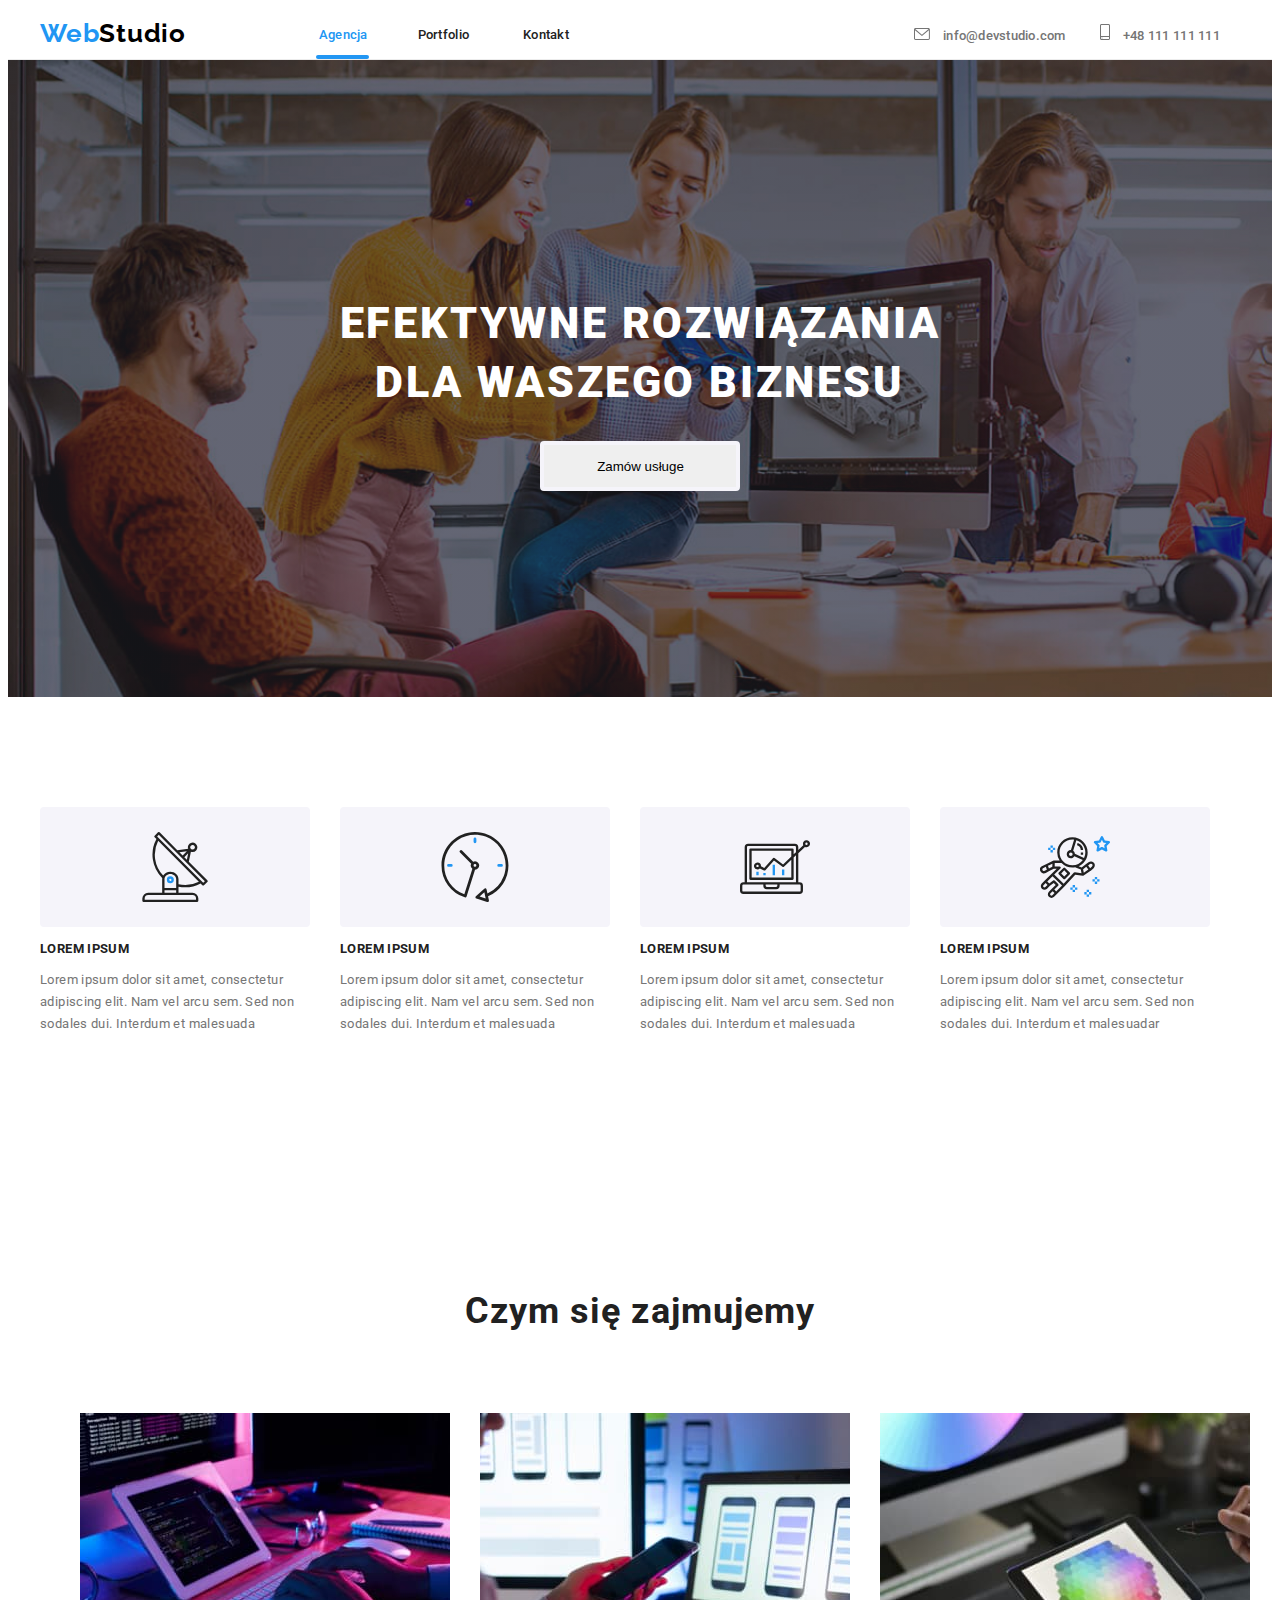
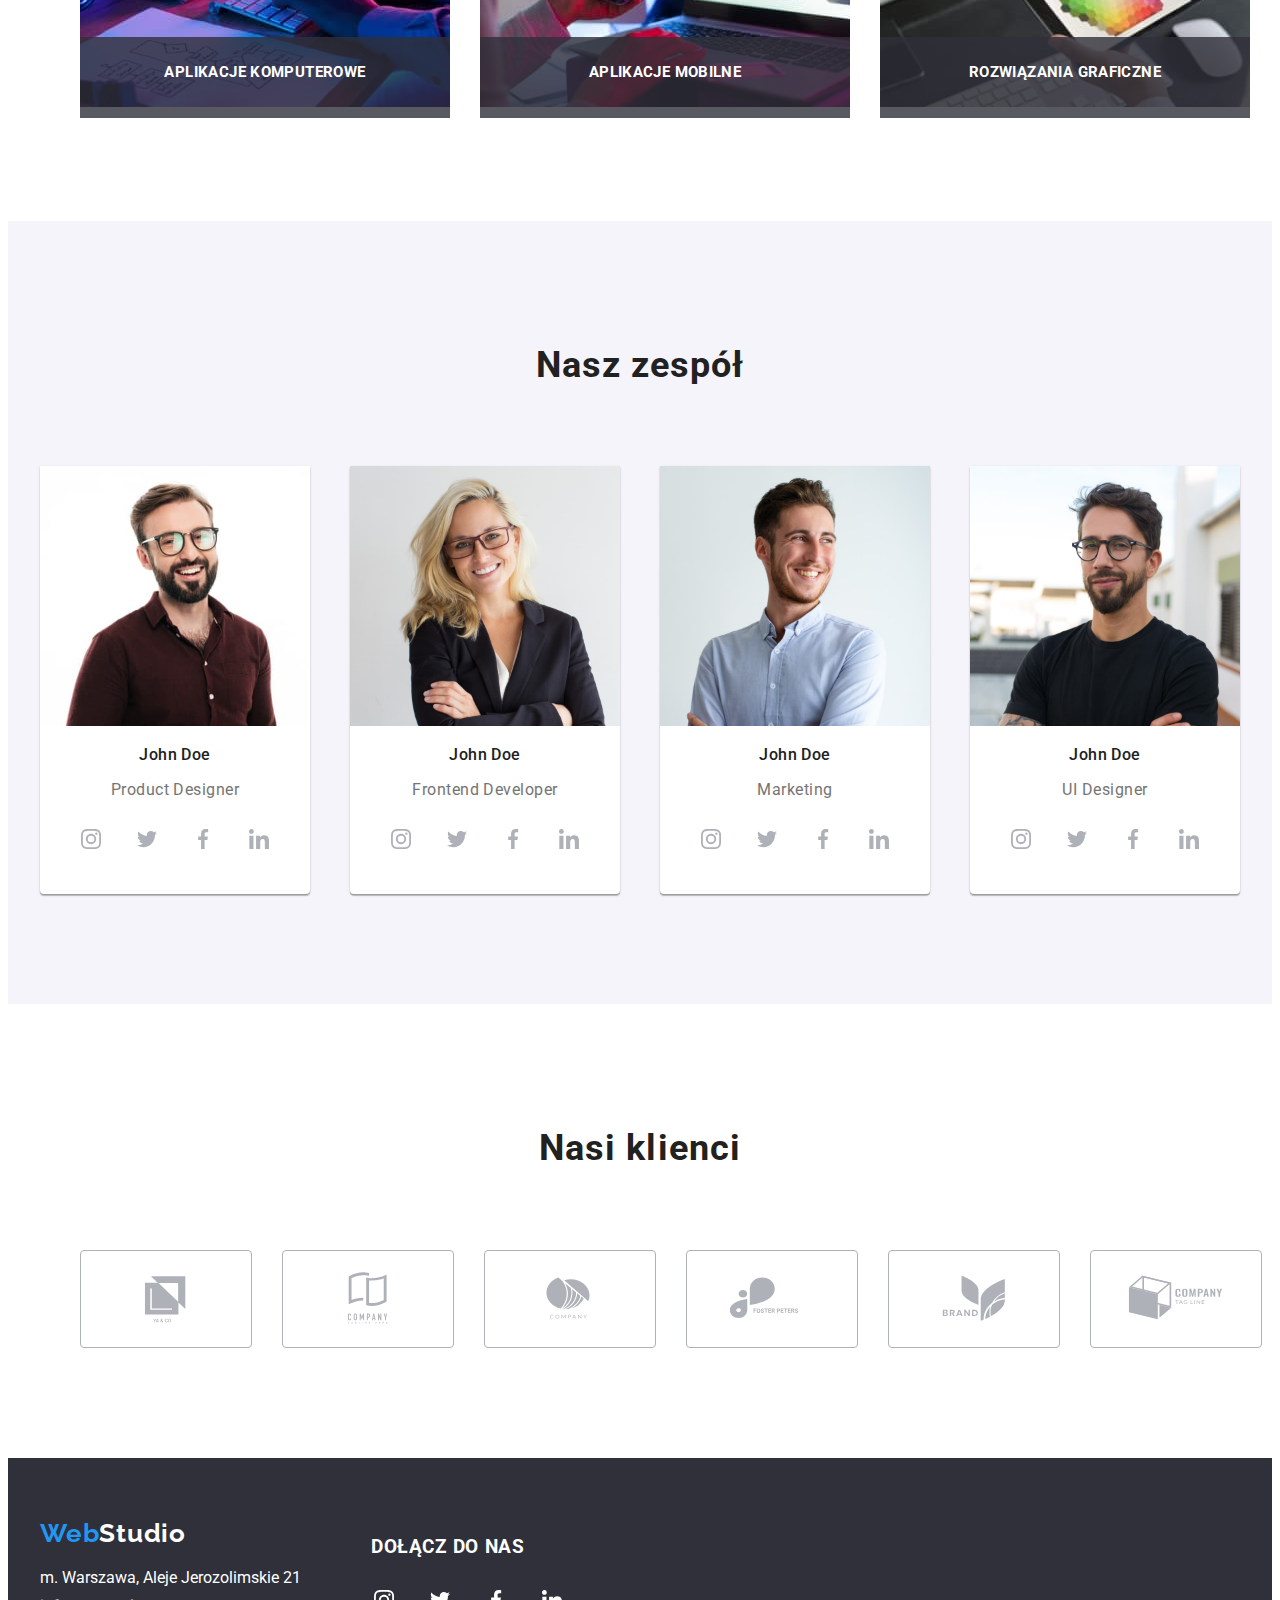
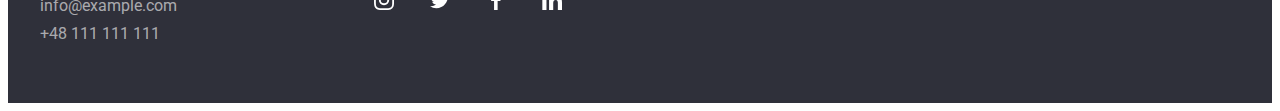
<file: index.html>
<!DOCTYPE html>
<html lang="pl">
  <head>
    <meta charset="UTF-8" />
    <title>WebStudio</title>
    <link rel="preconnect" href="https://fonts.googleapis.com" />
    <link rel="preconnect" href="https://fonts.gstatic.com" crossorigin />
    <link
      href="https://fonts.googleapis.com/css2?family=Raleway:wght@700&family=Roboto:wght@400;500;700;900&display=swap"
      rel="stylesheet" />
    <link
      rel="stylesheet"
      href="https://cdnjs.cloudflare.com/ajax/libs/modern-normalize/1.1.0/modern-normalize.min.css"
      integrity="sha512-wpPYUAdjBVSE4KJnH1VR1HeZfpl1ub8YT/NKx4PuQ5NmX2tKuGu6U/JRp5y+Y8XG2tV+wKQpNHVUX03MfMFn9Q=="
      crossorigin="anonymous"
      referrerpolicy="no-referrer" />
    <link rel="stylesheet" href="./css/styles.css" />
  </head>
  <body>
    <div class="menu-decoration-border">
      <header class="menu-decoration">
        <a class="logo-top" href="/WebStudio"
          ><span class="logo-secondary">Web</span>Studio</a
        >
        <nav class="menu robotofonts">
          <ul class="menu-list">
            <li class="active-page">
              <a class="home-page" href="index.html">Agencja</a>
            </li>
            <li>
              <a class="current-page" href="portfolio.html">Portfolio</a>
            </li>
            <li class="active-underline"></li>
            <li><a class="contact-page" href="/kontakt">Kontakt</a></li>
          </ul>
        </nav>
        <div class="robotofonts">
          <a class="contacts-mail mail-link" href="mailto:info@devstudio.com">
            <svg width="16" height="12">
              <use href="./images/icons.svg#icon-envelope"></use>
            </svg>
            info@devstudio.com</a
          >
          <a class="contacts-phone telephone" href="tel:+48111111111"
            ><svg width="10" height="16">
              <use href="./images/icons.svg#icon-smartphone"></use>
            </svg>
            +48 111 111 111</a
          >
        </div>
      </header>
    </div>
    <main>
      <section class="service button-panel service-button">
        <h1 class="service-phrase">
          EFEKTYWNE ROZWIĄZANIA <br />DLA WASZEGO BIZNESU
        </h1>
        <button data-modal-open type="button">Zamów usługe</button>
      </section>
      <section class="our-strengths section container">
        <ul class="list">
          <li>
            <svg width="270" height="120">
              <rect
                width="270"
                height="120"
                fill="
              rgba(245, 244, 250, 1)"
                rx="4" />
              <use
                x="100"
                y="25"
                height="70"
                width="70"
                href="./images/icons.svg#icon-antenna"></use>
            </svg>
            <h2 class="text-title">LOREM IPSUM</h2>
            <p class="text-description">
              Lorem ipsum dolor sit amet, consectetur adipiscing elit. Nam vel
              arcu sem. Sed non sodales dui. Interdum et malesuada
            </p>
          </li>
          <li>
            <svg width="270" height="120">
              <rect
                width="270"
                height="120"
                fill="
            rgba(245, 244, 250, 1)"
                rx="4" />
              <use
                x="100"
                y="25"
                height="70"
                width="70"
                href="./images/icons.svg#icon-clock"></use>
            </svg>
            <h2 class="text-title">LOREM IPSUM</h2>
            <p class="text-description">
              Lorem ipsum dolor sit amet, consectetur adipiscing elit. Nam vel
              arcu sem. Sed non sodales dui. Interdum et malesuada
            </p>
          </li>
          <li>
            <svg width="270" height="120">
              <rect
                width="270"
                height="120"
                fill="
            rgba(245, 244, 250, 1)"
                rx="4" />
              <use
                x="100"
                y="25"
                height="70"
                width="70"
                href="./images/icons.svg#icon-diagram"></use>
            </svg>
            <h2 class="text-title">LOREM IPSUM</h2>
            <p class="text-description">
              Lorem ipsum dolor sit amet, consectetur adipiscing elit. Nam vel
              arcu sem. Sed non sodales dui. Interdum et malesuada
            </p>
          </li>
          <li>
            <svg width="270" height="120">
              <rect
                width="270"
                height="120"
                fill="
            rgba(245, 244, 250, 1)"
                rx="4" />
              <use
                x="100"
                y="25"
                height="70"
                width="70"
                href="./images/icons.svg#icon-astronaut"></use>
            </svg>
            <h2 class="text-title">LOREM IPSUM</h2>
            <p class="text-description">
              Lorem ipsum dolor sit amet, consectetur adipiscing elit. Nam vel
              arcu sem. Sed non sodales dui. Interdum et malesuadar
            </p>
          </li>
        </ul>
      </section>
      <section class="section container">
        <h2 class="homepage-secondary-title">Czym się zajmujemy</h2>
        <ul class="what-we-do">
          <li>
            <img
              src="images/services/img.jpg"
              alt="kodowanie"
              width="370"
              height="294" />
            <div class="what-we-do-label"><h3>Aplikacje komputerowe</h3></div>
          </li>
          <li>
            <img
              src="images/services/laptop.jpg"
              alt="laptop"
              width="370"
              height="294" />
            <div class="what-we-do-label"><h3>Aplikacje mobilne</h3></div>
          </li>
          <li>
            <img
              src="images/services/tablet.jpg"
              alt="tablet"
              width="370"
              height="294" />
            <div class="what-we-do-label"><h3>Rozwiązania graficzne</h3></div>
          </li>
        </ul>
      </section>
      <section class="our-team-color section">
        <div class="container">
          <h2 class="homepage-secondary-title">Nasz zespół</h2>
          <ul class="our-team list">
            <li>
              <img
                src="images/employees/designer.jpg"
                alt="uśmiechnięty mężczyzna z brodą w okularach"
                width="270"
                height="260" />
              <p class="employee-list">John Doe</p>
              <p class="employee-description">Product Designer</p>
              <ul class="social-media-our-team">
                <li class="icon-social-border">
                  <a href="#">
                    <svg width="44" height="44" class="icon-social">
                      <use
                        href="./images/icons.svg#icon-instagram"
                        x="12"
                        y="12"
                        height="20"
                        width="20"
                        class=""></use></svg
                  ></a>
                </li>
                <li class="icon-social-border">
                  <a href="#">
                    <svg width="44" height="44" class="icon-social">
                      <use
                        href="./images/icons.svg#icon-twitter"
                        x="12"
                        y="12"
                        height="20"
                        width="20"></use></svg
                  ></a>
                </li>
                <li class="icon-social-border">
                  <a href="#">
                    <svg width="44" height="44" class="icon-social">
                      <use
                        href="./images/icons.svg#icon-facebook"
                        x="12"
                        y="12"
                        height="20"
                        width="20"></use></svg
                  ></a>
                </li>
                <li class="icon-social-border">
                  <a href="#">
                    <svg width="44" height="44" class="icon-social">
                      <use
                        href="./images/icons.svg#icon-linkedin"
                        x="12"
                        y="12"
                        height="20"
                        width="20"></use></svg
                  ></a>
                </li>
              </ul>
            </li>
            <li>
              <img
                src="images/employees/developer.jpg"
                alt="uśmiechnięta kobieta w okularach"
                width="270"
                height="260" />
              <p class="employee-list">John Doe</p>
              <p class="employee-description">Frontend Developer</p>
              <ul class="social-media-our-team">
                <li class="icon-social-border">
                  <a href="#">
                    <svg width="44" height="44" class="icon-social">
                      <use
                        href="./images/icons.svg#icon-instagram"
                        x="12"
                        y="12"
                        height="20"
                        width="20"
                        class=""></use></svg
                  ></a>
                </li>
                <li class="icon-social-border">
                  <a href="#">
                    <svg width="44" height="44" class="icon-social">
                      <use
                        href="./images/icons.svg#icon-twitter"
                        x="12"
                        y="12"
                        height="20"
                        width="20"></use></svg
                  ></a>
                </li>
                <li class="icon-social-border">
                  <a href="#">
                    <svg width="44" height="44" class="icon-social">
                      <use
                        href="./images/icons.svg#icon-facebook"
                        x="12"
                        y="12"
                        height="20"
                        width="20"></use></svg
                  ></a>
                </li>
                <li class="icon-social-border">
                  <a href="#">
                    <svg width="44" height="44" class="icon-social">
                      <use
                        href="./images/icons.svg#icon-linkedin"
                        x="12"
                        y="12"
                        height="20"
                        width="20"></use></svg
                  ></a>
                </li>
              </ul>
            </li>
            <li>
              <img
                src="images/employees/marketing.jpg"
                alt="uśmiechnięty mężczyzna"
                width="270"
                height="260" />
              <p class="employee-list">John Doe</p>
              <p class="employee-description">Marketing</p>
              <ul class="social-media-our-team">
                <li class="icon-social-border">
                  <a href="#">
                    <svg width="44" height="44" class="icon-social">
                      <use
                        href="./images/icons.svg#icon-instagram"
                        x="12"
                        y="12"
                        height="20"
                        width="20"
                        class=""></use></svg
                  ></a>
                </li>
                <li class="icon-social-border">
                  <a href="#">
                    <svg width="44" height="44" class="icon-social">
                      <use
                        href="./images/icons.svg#icon-twitter"
                        x="12"
                        y="12"
                        height="20"
                        width="20"></use></svg
                  ></a>
                </li>
                <li class="icon-social-border">
                  <a href="#">
                    <svg width="44" height="44" class="icon-social">
                      <use
                        href="./images/icons.svg#icon-facebook"
                        x="12"
                        y="12"
                        height="20"
                        width="20"></use></svg
                  ></a>
                </li>
                <li class="icon-social-border">
                  <a href="#">
                    <svg width="44" height="44" class="icon-social">
                      <use
                        href="./images/icons.svg#icon-linkedin"
                        x="12"
                        y="12"
                        height="20"
                        width="20"></use></svg
                  ></a>
                </li>
              </ul>
            </li>
            <li>
              <img
                src="images/employees/john.jpg"
                alt="uśmiechnięty mężczyzna w okularach"
                width="270"
                height="260" />
              <p class="employee-list">John Doe</p>
              <p class="employee-description">UI Designer</p>
              <ul class="social-media-our-team">
                <li class="icon-social-border">
                  <a href="#">
                    <svg width="44" height="44" class="icon-social">
                      <use
                        href="./images/icons.svg#icon-instagram"
                        x="12"
                        y="12"
                        height="20"
                        width="20"
                        class=""></use></svg
                  ></a>
                </li>
                <li class="icon-social-border">
                  <a href="#">
                    <svg width="44" height="44" class="icon-social">
                      <use
                        href="./images/icons.svg#icon-twitter"
                        x="12"
                        y="12"
                        height="20"
                        width="20"></use></svg
                  ></a>
                </li>
                <li class="icon-social-border">
                  <a href="#">
                    <svg width="44" height="44" class="icon-social">
                      <use
                        href="./images/icons.svg#icon-facebook"
                        x="12"
                        y="12"
                        height="20"
                        width="20"></use></svg
                  ></a>
                </li>
                <li class="icon-social-border">
                  <a href="#">
                    <svg width="44" height="44" class="icon-social">
                      <use
                        href="./images/icons.svg#icon-linkedin"
                        x="12"
                        y="12"
                        height="20"
                        width="20"></use></svg
                  ></a>
                </li>
              </ul>
            </li>
          </ul>
        </div>
      </section>
      <section class="container section">
        <h2 class="homepage-secondary-title">Nasi klienci</h2>
        <ul class="our-clients">
          <li class="icon-logo-border icon-logo">
            <svg width="170" height="92">
              <use
                href="./images/icons.svg#icon-logo1"
                width="106"
                height="60.04"
                x="32"
                y="17.71"></use>
            </svg>
          </li>
          <li class="icon-logo-border">
            <svg width="170" height="92" class="icon-logo">
              <use
                href="./images/icons.svg#icon-logo2"
                width="106"
                height="60.04"
                x="32"
                y="17.71"></use>
            </svg>
          </li>
          <li class="icon-logo-border">
            <svg width="170" height="92" class="icon-logo">
              <use
                href="./images/icons.svg#icon-logo3"
                width="106"
                height="60.04"
                x="32"
                y="17.71"></use>
            </svg>
          </li>
          <li class="icon-logo-border">
            <svg width="170" height="92" class="icon-logo">
              <use
                href="./images/icons.svg#icon-logo4"
                width="106"
                height="60.04"
                x="32"
                y="17.71"></use>
            </svg>
          </li>
          <li class="icon-logo-border">
            <svg width="170" height="92" class="icon-logo">
              <use
                href="./images/icons.svg#icon-logo5"
                width="106"
                height="60.04"
                x="32"
                y="17.71"></use>
            </svg>
          </li>
          <li class="icon-logo-border">
            <svg width="170" height="92" class="icon-logo">
              <use
                href="./images/icons.svg#icon-logo6"
                width="106"
                height="60.04"
                x="32"
                y="17.71"></use>
            </svg>
          </li>
        </ul>
      </section>
    </main>
    <div class="bottom-information-side-color">
      <footer class="bottom-information bottom-information-social-media">
        <div class="container">
          <div>
            <a class="logo-bottom" href="/WebStudio"
              ><span class="logo-secondary">Web</span>Studio</a
            >
            <address class="bottom-contact">
              m. Warszawa, Aleje Jerozolimskie 21
              <a class="bottom-mail" href="mailto:info@example.com"
                >info@example.com</a
              >
              <a class="bottom-phone" href="tel:+48111111111"
                >+48 111 111 111</a
              >
            </address>
          </div>
          <div>
            <h3 class="tertiary-header">Dołącz do nas</h3>
            <ul class="social-media-bottom-list">
              <li class="icon-social-bottom-border">
                <a href="#">
                  <svg width="44" height="44" class="icon-social-bottom">
                    <use
                      href="./images/icons.svg#icon-instagram"
                      x="12"
                      y="12"
                      height="20"
                      width="20"></use></svg
                ></a>
              </li>
              <li class="icon-social-bottom-border">
                <a href="#">
                  <svg width="44" height="44" class="icon-social-bottom">
                    <use
                      href="./images/icons.svg#icon-twitter"
                      x="12"
                      y="12"
                      height="20"
                      width="20"></use></svg
                ></a>
              </li>
              <li class="icon-social-bottom-border">
                <a href="#">
                  <svg width="44" height="44" class="icon-social-bottom">
                    <use
                      href="./images/icons.svg#icon-facebook"
                      x="12"
                      y="12"
                      height="20"
                      width="20"></use></svg
                ></a>
              </li>
              <li class="icon-social-bottom-border">
                <a>
                  <svg width="44" height="44" class="icon-social-bottom">
                    <use
                      href="./images/icons.svg#icon-linkedin"
                      x="12"
                      y="12"
                      height="20"
                      width="20"></use></svg
                ></a>
              </li>
            </ul>
          </div>
        </div>
      </footer>
    </div>
    <div class="backdrop is-hidden" data-modal>
      <div class="modal">
        <button class="close-button" data-modal-close>&#10005;</button>
      </div>
    </div>
    <script src="./js/modal.js"></script>
  </body>
</html>
</file>
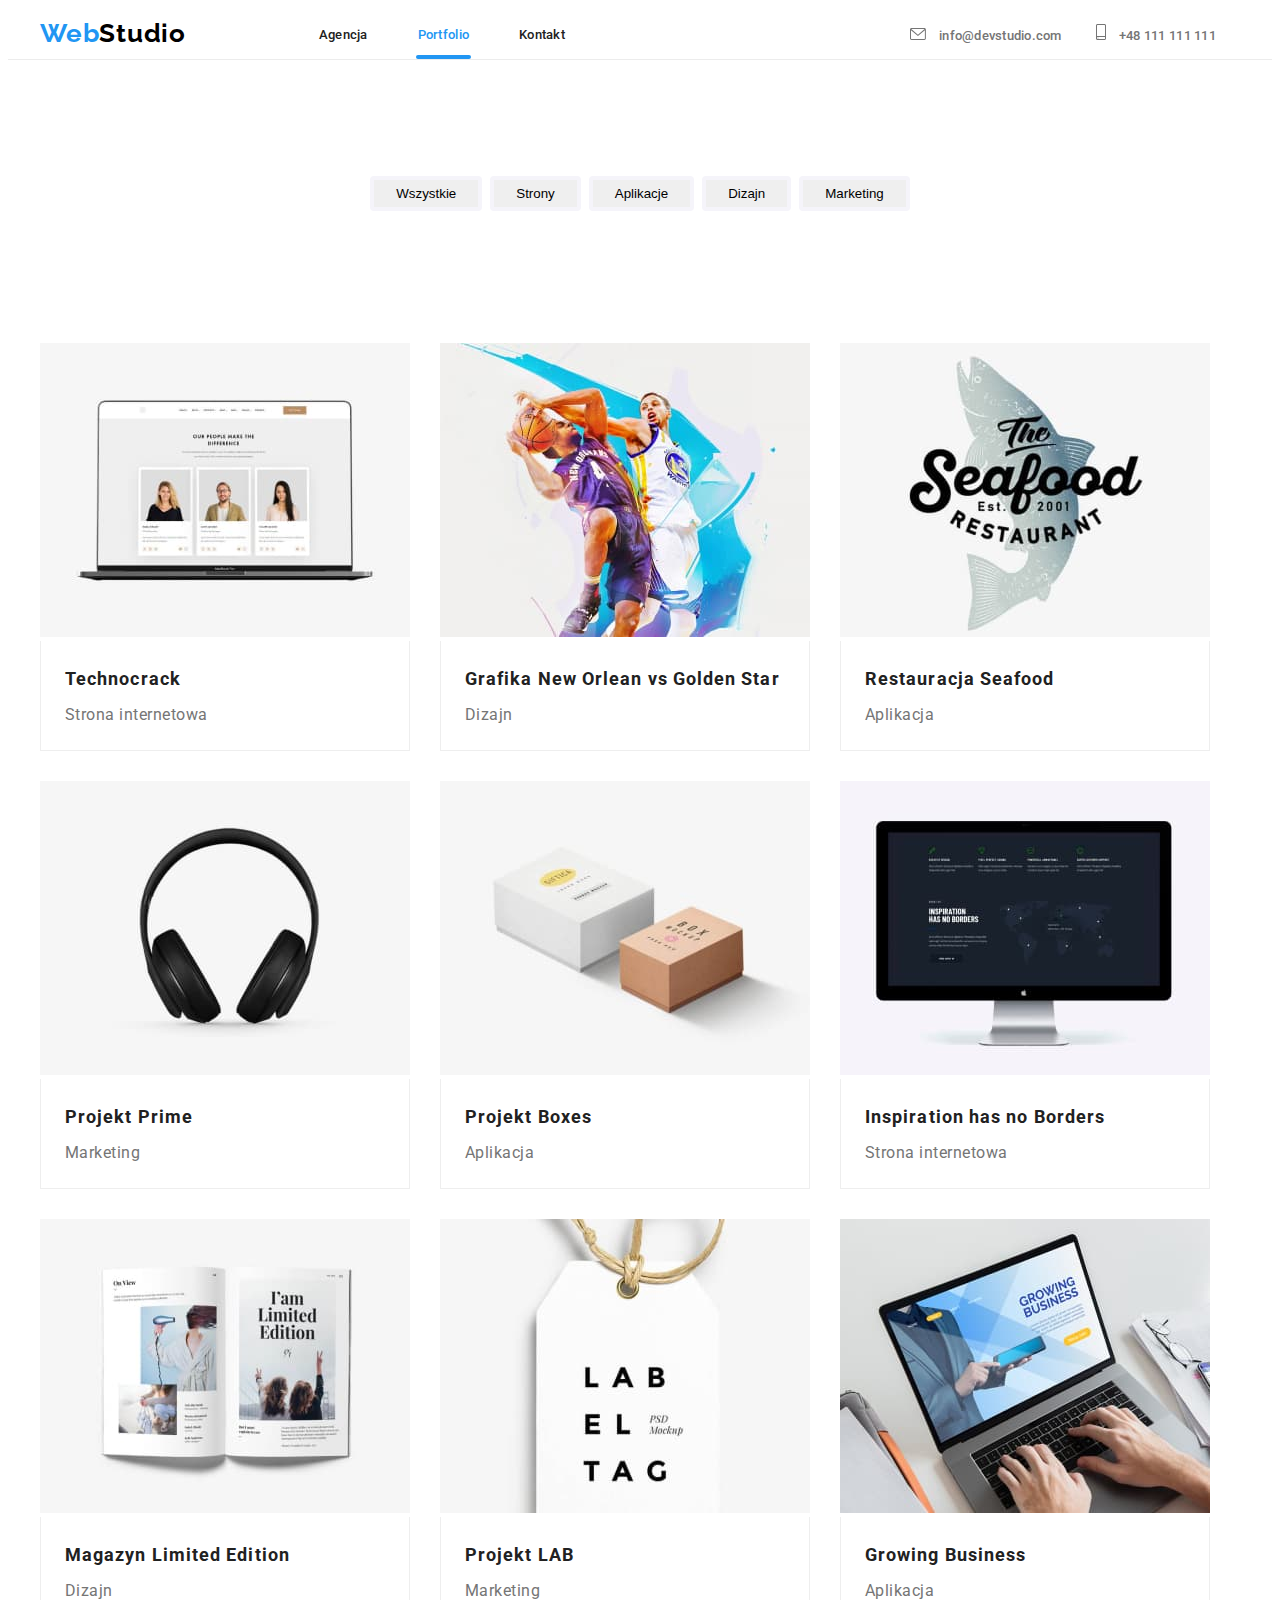
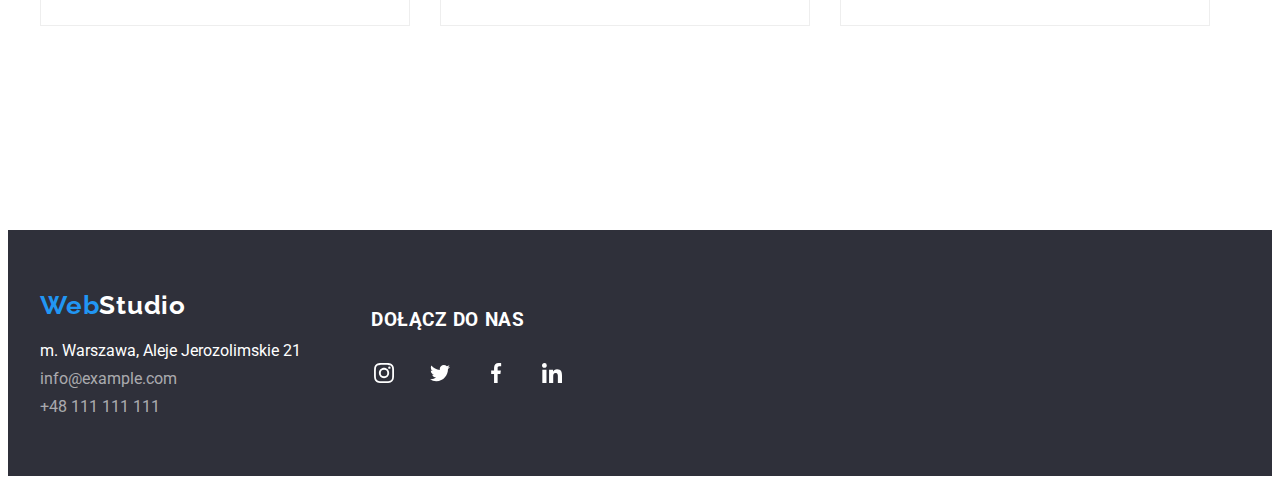
<file: portfolio.html>
<!DOCTYPE html>
<html lang="pl">
  <head>
    <meta charset="UTF-8" />
    <title>Portfolio</title>
    <link rel="preconnect" href="https://fonts.googleapis.com" />
    <link rel="preconnect" href="https://fonts.gstatic.com" crossorigin />
    <link
      rel="stylesheet"
      href="https://cdnjs.cloudflare.com/ajax/libs/modern-normalize/1.1.0/modern-normalize.min.css"
      integrity="sha512-wpPYUAdjBVSE4KJnH1VR1HeZfpl1ub8YT/NKx4PuQ5NmX2tKuGu6U/JRp5y+Y8XG2tV+wKQpNHVUX03MfMFn9Q=="
      crossorigin="anonymous"
      referrerpolicy="no-referrer" />
    <link
      href="https://fonts.googleapis.com/css2?family=Raleway:wght@700&family=Roboto:wght@400;500;700;900&display=swap"
      rel="stylesheet" />
    <link rel="stylesheet" href="./css/styles.css" />
  </head>
  <body>
    <div class="menu-decoration-border">
      <header class="menu-decoration">
        <a class="logo-top" href="/WebStudio"
          ><span class="logo-secondary">Web</span>Studio</a
        >
        <nav class="menu robotofonts">
          <ul class="menu-list">
            <li>
              <a class="home-page" href="index.html">Agencja</a>
            </li>
            <li class="active-page">
              <a class="current-page" href="portfolio.html">Portfolio</a>
            </li>
            <li>
              <a class="contact-page" href="/kontakt">Kontakt</a>
            </li>
          </ul>
        </nav>
        <div class="robotofonts">
          <a class="contacts-mail mail-link" href="mailto:info@devstudio.com">
            <svg width="16" height="12">
              <use href="./images/icons.svg#icon-envelope"></use>
            </svg>
            info@devstudio.com</a
          >
          <a class="contacts-phone telephone" href="tel:+48111111111"
            ><svg width="10" height="16">
              <use href="./images/icons.svg#icon-smartphone"></use>
            </svg>
            +48 111 111 111</a
          >
        </div>
      </header>
    </div>
    <main>
      <div class="container section">
        <div class="button-panel">
          <ul class="portfolio-button list">
            <li class="portfolio-button-shadow">
              <button type="button">Wszystkie</button>
            </li>
            <li class="portfolio-button-shadow">
              <button type="button">Strony</button>
            </li>
            <li class="portfolio-button-shadow">
              <button type="button">Aplikacje</button>
            </li>
            <li class="portfolio-button-shadow">
              <button type="button">Dizajn</button>
            </li>
            <li class="portfolio-button-shadow">
              <button type="button">Marketing</button>
            </li>
          </ul>
        </div>
        <div class="container section">
          <ul class="our-products list">
            <li class="our-products-shadow">
              <div class="our-products-img">
                <img
                  src="images/porfolio/portfolio.jpg"
                  alt="Strona z portfolio ekipy na ekranie laptopa"
                  width="370"
                  height="294" />
                <p class="our-products-overlay">
                  Technocrack jest popularną platformą wykorzystywaną do
                  rozpowszechniania koronawirusa. Firmy wykorzystują tę
                  platformę do celów szpiegowskich i ataków na niezabezpieczone
                  serwery konkurencji
                </p>
              </div>
              <div class="our-products-description">
                <p class="project-title">Technocrack</p>
                <p class="project-description">Strona internetowa</p>
              </div>
            </li>
            <li class="our-products-shadow">
              <div class="our-products-img">
                <img
                  src="images/porfolio/basketball.jpg"
                  alt="Mężczyźni grający w koszykówkę"
                  width="370"
                  height="294" />
                <p class="our-products-overlay">
                  Lorem ipsum dolor sit amet consectetur adipisicing elit. Saepe
                  quae non eos nesciunt eligendi accusantium dolores ad quasi.
                  Repellendus necessitatibus dolore aut natus autem obcaecati
                  architecto, voluptatibus fugiat at neque.
                </p>
              </div>
              <div class="our-products-description">
                <p class="project-title">Grafika New Orlean vs Golden Star</p>
                <p class="project-description">Dizajn</p>
              </div>
            </li>
            <li class="our-products-shadow">
              <div class="our-products-img">
                <img
                  src="images/porfolio/logoseafood.jpg"
                  alt="Logo restauracji The Seafood"
                  width="370"
                  height="294" />
                <p class="our-products-overlay">
                  Lorem ipsum dolor sit amet consectetur adipisicing elit. Saepe
                  quae non eos nesciunt eligendi accusantium dolores ad quasi.
                  Repellendus necessitatibus dolore aut natus autem obcaecati
                  architecto, voluptatibus fugiat at neque.
                </p>
              </div>
              <div class="our-products-description">
                <p class="project-title">Restauracja Seafood</p>
                <p class="project-description">Aplikacja</p>
              </div>
            </li>
            <li class="our-products-shadow">
              <div class="our-products-img">
                <img
                  src="images/porfolio/headphones.jpg"
                  alt="Słuchawki nauszne"
                  width="370"
                  height="294" />
                <p class="our-products-overlay">
                  Lorem ipsum dolor sit amet consectetur adipisicing elit. Saepe
                  quae non eos nesciunt eligendi accusantium dolores ad quasi.
                  Repellendus necessitatibus dolore aut natus autem obcaecati
                  architecto, voluptatibus fugiat at neque.
                </p>
              </div>
              <div class="our-products-description">
                <p class="project-title">Projekt Prime</p>
                <p class="project-description">Marketing</p>
              </div>
            </li>
            <li class="our-products-shadow">
              <div class="our-products-img">
                <img
                  src="images/porfolio/boxes.jpg"
                  alt="Duże białe pudełko i małe brązowe pudełko"
                  width="370"
                  height="294" />
                <p class="our-products-overlay">
                  Lorem ipsum dolor sit amet consectetur adipisicing elit. Saepe
                  quae non eos nesciunt eligendi accusantium dolores ad quasi.
                  Repellendus necessitatibus dolore aut natus autem obcaecati
                  architecto, voluptatibus fugiat at neque.
                </p>
              </div>
              <div class="our-products-description">
                <p class="project-title">Projekt Boxes</p>
                <p class="project-description">Aplikacja</p>
              </div>
            </li>
            <li class="our-products-shadow">
              <div class="our-products-img">
                <img
                  src="images/porfolio/screen.jpg"
                  alt="Ekran komputera z otawrtą stroną"
                  width="370"
                  height="294" />
                <p class="our-products-overlay">
                  Lorem ipsum dolor sit amet consectetur adipisicing elit. Saepe
                  quae non eos nesciunt eligendi accusantium dolores ad quasi.
                  Repellendus necessitatibus dolore aut natus autem obcaecati
                  architecto, voluptatibus fugiat at neque.
                </p>
              </div>
              <div class="our-products-description">
                <p class="project-title">Inspiration has no Borders</p>
                <p class="project-description">Strona internetowa</p>
              </div>
            </li>
            <li class="our-products-shadow">
              <div class="our-products-img">
                <img
                  src="images/porfolio/magazine.jpg"
                  alt="Strony magazynu"
                  width="370"
                  height="294" />
                <p class="our-products-overlay">
                  Lorem ipsum dolor sit amet consectetur adipisicing elit. Saepe
                  quae non eos nesciunt eligendi accusantium dolores ad quasi.
                  Repellendus necessitatibus dolore aut natus autem obcaecati
                  architecto, voluptatibus fugiat at neque.
                </p>
              </div>
              <div class="our-products-description">
                <p class="project-title">Magazyn Limited Edition</p>
                <p class="project-description">Dizajn</p>
              </div>
            </li>
            <li class="our-products-shadow">
              <div class="our-products-img">
                <img
                  src="images/porfolio/tag.jpg"
                  alt="Znacznik z napisem LABELTAG"
                  width="370"
                  height="294" />
                <p class="our-products-overlay">
                  Lorem ipsum dolor sit amet consectetur adipisicing elit. Saepe
                  quae non eos nesciunt eligendi accusantium dolores ad quasi.
                  Repellendus necessitatibus dolore aut natus autem obcaecati
                  architecto, voluptatibus fugiat at neque.
                </p>
              </div>
              <div class="our-products-description">
                <p class="project-title">Projekt LAB</p>
                <p class="project-description">Marketing</p>
              </div>
            </li>
            <li class="our-products-shadow">
              <div class="our-products-img">
                <img
                  src="images/porfolio/laptop2.jpg"
                  alt="Klient odwiedzający strone internetową firmy"
                  width="370"
                  height="294" />
                <p class="our-products-overlay">
                  Lorem ipsum dolor sit amet consectetur adipisicing elit. Saepe
                  quae non eos nesciunt eligendi accusantium dolores ad quasi.
                  Repellendus necessitatibus dolore aut natus autem obcaecati
                  architecto, voluptatibus fugiat at neque.
                </p>
              </div>
              <div class="our-products-description">
                <p class="project-title">Growing Business</p>
                <p class="project-description">Aplikacja</p>
              </div>
            </li>
          </ul>
        </div>
      </div>
    </main>
    <div class="bottom-information-side-color">
      <footer class="bottom-information bottom-information-social-media">
        <div class="container">
          <div>
            <a class="logo-bottom" href="/WebStudio"
              ><span class="logo-secondary">Web</span>Studio</a
            >
            <address class="bottom-contact">
              m. Warszawa, Aleje Jerozolimskie 21
              <a class="bottom-mail" href="mailto:info@example.com"
                >info@example.com</a
              >
              <a class="bottom-phone" href="tel:+48111111111"
                >+48 111 111 111</a
              >
            </address>
          </div>
          <div>
            <h3 class="tertiary-header">Dołącz do nas</h3>
            <ul class="social-media-bottom-list">
              <li class="icon-social-bottom-border">
                <a href="#">
                  <svg width="44" height="44" class="icon-social-bottom">
                    <use
                      href="./images/icons.svg#icon-instagram"
                      x="12"
                      y="12"
                      height="20"
                      width="20"></use></svg
                ></a>
              </li>
              <li class="icon-social-bottom-border">
                <a href="#">
                  <svg width="44" height="44" class="icon-social-bottom">
                    <use
                      href="./images/icons.svg#icon-twitter"
                      x="12"
                      y="12"
                      height="20"
                      width="20"></use></svg
                ></a>
              </li>
              <li class="icon-social-bottom-border">
                <a href="#">
                  <svg width="44" height="44" class="icon-social-bottom">
                    <use
                      href="./images/icons.svg#icon-facebook"
                      x="12"
                      y="12"
                      height="20"
                      width="20"></use></svg
                ></a>
              </li>
              <li class="icon-social-bottom-border">
                <a>
                  <svg width="44" height="44" class="icon-social-bottom">
                    <use
                      href="./images/icons.svg#icon-linkedin"
                      x="12"
                      y="12"
                      height="20"
                      width="20"></use></svg
                ></a>
              </li>
            </ul>
          </div>
        </div>
      </footer>
    </div>
  </body>
</html>
</file>
<file: css/styles.css>
:root {
  --brand-color: rgba(33, 150, 243, 1);
  --descriprion-color: rgba(117, 117, 117, 1);
  --main-background-color: rgba(255, 255, 255, 1);
  --icon-color: rgba(175, 177, 184, 1);
}

body {
  font-family: "Roboto", sans-serif;
  color: rgba(33, 33, 33, 1);
}

.logo-top,
.logo-bottom {
  font-family: "Raleway";
  font-style: normal;
  font-weight: 700;
  font-size: 1.6rem;
  line-height: 1.19;
  letter-spacing: 0.03em;
  color: rgba(0, 0, 0, 1);
  text-decoration: none;
}

.menu .home-page,
.menu .current-page,
.menu .contact-page {
  text-decoration: none;
  color: rgba(33, 33, 33, 1);
}

.menu .home-page:hover,
.menu .current-page:hover,
.menu .contact-page:hover,
.menu .home-page:focus,
.menu .current-page:focus,
.menu.contact-page:focus {
  color: var(--brand-color);
}

.robotofonts .home-page,
.robotofonts .current-page,
.robotofonts .contact-page,
.robotofonts .contacts-mail,
.robotofonts .contacts-phone {
  font-weight: 500;
  font-size: 0.8rem;
  line-height: 1.14;
  letter-spacing: 0.02em;
}

.logo-secondary,
.active-page .current-page,
.active-page .home-page {
  color: var(--brand-color);
}

.contacts-mail,
.contacts-phone {
  text-decoration: none;
  color: var(--descriprion-color);
}

.menu-list {
  position: relative;
}

.active-page .home-page::after {
  content: "";
  position: absolute;
  width: 53px;
  height: 4px;
  left: 130px;
  top: 31px;
  background-color: var(--brand-color);
  border-radius: 2px;
}

.active-page .current-page::after {
  content: "";
  position: absolute;
  width: 55px;
  height: 4px;
  left: 230px;
  top: 31px;
  background-color: var(--brand-color);
  border-radius: 2px;
}

.menu .home-page:hover::after,
.menu .home-page:focus::after {
  content: "";
  position: absolute;
  width: 53px;
  height: 4px;
  left: 130px;
  top: 31px;
  background-color: var(--brand-color);
  border-radius: 2px;
}

.menu .current-page:hover::after,
.menu .current-page:focus::after {
  content: "";
  position: absolute;
  width: 55px;
  height: 4px;
  left: 230px;
  top: 31px;
  background-color: var(--brand-color);
  border-radius: 2px;
}

.service {
  background-color: rgba(47, 48, 58, 1);
  color: var(--main-background-color);
  display: flex;
  flex-direction: column;
  background-image: linear-gradient(
      270deg,
      rgba(47, 48, 58, 0.4) 0%,
      rgba(47, 48, 58, 0.4) 100%
    ),
    url(../images/background.jpg);
  background-repeat: no-repeat;
  background-size: cover;
  max-width: 1600px;
  margin-left: auto;
  margin-right: auto;
}

.service h1 {
  padding-top: 200px;
}

.service button {
  margin-bottom: 200px;
}

.button-panel {
  font-weight: 500;
  font-size: 1rem;
  line-height: 1.6;
  padding: 6px 22px 6px 22px;
}

.button-panel button {
  border: 4px rgba(245, 244, 250, 1) solid;
}

.button-panel button:hover,
.button-panel button:focus {
  border: var(--brand-color) 4px solid;
  background-color: var(--brand-color);

  color: var(--main-background-color);
  cursor: pointer;
}

.our-products p {
  margin: 0;
}

.our-products img {
  padding-bottom: 0;
}

.project-title {
  font-weight: 700;
  font-size: 1.125rem;
  line-height: 2;
  letter-spacing: 0.06em;
  padding-top: 20px;
  padding-left: 24px;
  padding-bottom: 4px;
  padding-right: 24px;
  cursor: default;
}

.project-description {
  font-weight: 400;
  font-size: 1rem;
  line-height: 1.8;
  letter-spacing: 0.03em;
  color: var(--descriprion-color);
  padding-left: 24px;
  padding-bottom: 20px;
  padding-right: 24px;
  cursor: default;
}

.our-products-description {
  border-left: 1px solid rgba(238, 238, 238, 1);
  border-right: 1px solid rgba(238, 238, 238, 1);
  border-bottom: 1px solid rgba(238, 238, 238, 1);
}

.bottom-information-social-media .container {
  display: flex;
  gap: 70px;
}

.bottom-information-side-color {
  background: rgba(47, 48, 58, 1);
}

.bottom-information {
  padding-top: 60px;
  padding-bottom: 60px;
}

.bottom-contact {
  display: flex;
  flex-direction: column;
  gap: 9px;
  margin-top: 20px;
  font-style: normal;
}

.bottom-information,
.logo-bottom {
  color: var(--main-background-color);
  background: rgba(47, 48, 58, 1);
}

[bottom-information] {
  font-size: 1.8rem;
  line-height: 1.7;
  letter-spacing: 0.03em;
}

.bottom-mail,
.bottom-phone {
  color: rgba(255, 255, 255, 0.6);
}

[href="tel:+48111111111"] {
  text-decoration-line: none;
}

[href="mailto:info@example.com"] {
  text-decoration-line: none;
}

.text-title {
  font-weight: 700;
  font-size: 0.8rem;
  line-height: 1.14;
  letter-spacing: 0.03em;
}

.text-description {
  color: var(--descriprion-color);
  font-size: 0.8rem;
  line-height: 1.7;
  letter-spacing: 0.03em;
}

.our-products p {
  margin: 0;
}

.employee-list {
  font-weight: 500;
  font-size: 1rem;
  line-height: 1.18;
  letter-spacing: 0.03em;
  text-align: center;
}

.employee-description {
  color: var(--descriprion-color);
  font-size: 1rem;
  line-height: 1.18;
  letter-spacing: 0.03em;
  text-align: center;
}

.menu-decoration {
  display: flex;
  align-items: center;
  justify-content: flex-start;
  max-width: 1200px;
  margin: 0 auto;
}

.menu-decoration-border {
  border-bottom: 1px solid rgba(236, 236, 236, 1);
}

.menu-list {
  list-style: none;
}

.menu-decoration li {
  display: inline-block;
}

.home-page {
  margin-left: 93px;
}

.current-page {
  margin-left: 46px;
}

.contact-page {
  margin-left: 46px;
}

.contacts-mail {
  margin-left: 345px;
}

.contacts-phone {
  margin-left: 30px;
}

.service-phrase {
  text-align: center;
  letter-spacing: 0.06em;
  text-transform: uppercase;
  display: flex;
  flex-direction: column;
  gap: 30px;
  align-items: center;
}

.service-button button {
  padding: 10px 41px 10px 42px;
  text-align: center;
}

.service-button button {
  align-self: center;
  border-radius: 4px;
  padding: 10px 41px 10px 42px;
}

.service-button button {
  width: 200px;
  height: 50px;
}

.list {
  list-style: none;
  padding: 0px;
}
.our-strengths {
  background-color: var(--main-background-color);
}

.our-strengths ul {
  display: flex;
  flex-wrap: nowrap;
  justify-content: center;
}

.our-strengths .text-description {
  width: 270px;
  height: 75px;
  margin-right: 30px;
}

.what-we-do {
  display: flex;
  flex-wrap: nowrap;
  gap: 30px;
  list-style: none;
  position: relative;
}

.our-team {
  display: flex;
  gap: 30px;
  justify-content: space-between;
}

.our-team-color {
  background-color: rgba(245, 244, 250, 1);
}

.what-we-do-label {
  position: absolute;
  color: var(--main-background-color);
  font-weight: 700;
  font-size: 0.8rem;
  line-height: 1, 14;
  text-align: center;
  letter-spacing: 0.03em;
  text-transform: uppercase;
  width: 370px;
  height: 70px;
  top: 224px;
  padding-top: 11px;
  background: rgba(47, 48, 58, 0.8);
  text-transform: uppercase;
}

.homepage-secondary-title {
  font-weight: 700;
  font-size: 2.25rem;
  line-height: 1.16;
  letter-spacing: 0.03em;
  text-align: center;
  padding-bottom: 50px;
}

.section {
  padding-top: 94px;
  padding-bottom: 94px;
}

.container {
  width: 1200px;
  margin-left: auto;
  margin-right: auto;
}

.our-team li {
  width: 270px;
  height: 428px;
  box-shadow: 0px 1px 3px rgba(0, 0, 0, 0.12), 0px 1px 1px rgba(0, 0, 0, 0.14),
    0px 2px 1px rgba(0, 0, 0, 0.2);
  border-radius: 0px 0px 4px 4px;
  background-color: var(--main-background-color);
}

.portfolio-button {
  display: flex;
  justify-content: center;
  gap: 8px;
}

.portfolio-button button {
  border-radius: 4px;
  padding: 6px 22px;
}

.portfolio-button-shadow:hover,
.portfolio-button-shadow:focus {
  box-shadow: 0px 3px 1px rgba(0, 0, 0, 0.1), 0px 1px 2px rgba(0, 0, 0, 0.08),
    0px 2px 2px rgba(0, 0, 0, 0.12);
  border-radius: 4px;
}

.our-products {
  display: flex;
  flex-wrap: wrap;
  gap: 30px;
}

.our-products li {
  background: rgba(NaN, 255, 255, 1);
}

.our-products-shadow:hover,
.our-products-shadow:focus {
  box-shadow: 0px 1px 1px rgba(0, 0, 0, 0.12), 0px 4px 4px rgba(0, 0, 0, 0.06),
    1px 4px 6px rgba(0, 0, 0, 0.16);
}

.our-products-img {
  position: relative;
  overflow: hidden;
}

.our-products-overlay {
  font-weight: 400;
  font-size: 1.12rem;
  line-height: 1.5;
  letter-spacing: 0.03em;
  color: var(--main-background-color);
  top: 0;
  left: 0;
  width: 100%;
  height: 100%;
  padding: 49px 45px 49px 24px;
  background-color: rgba(33, 150, 243, 0.9);
  position: absolute;
  transform: translateY(105%);
  transition: transform 250ms cubic-bezier(0.4, 0, 0.2, 1);
  cursor: default;
}

.our-products-shadow:hover .our-products-overlay {
  transform: translateY(0);
}

.service-phrase {
  font-weight: 900;
  font-size: 2.7rem;
  line-height: 1.36;
  letter-spacing: 0.06em;
  text-transform: uppercase;
}

.social-media-our-team {
  list-style: none;
  padding: 0;
  display: flex;
  justify-content: center;
  gap: 10px;
}

.social-media-our-team li {
  height: 44px;
  width: 44px;
  border-radius: 50%;
  box-shadow: none;
}

.our-clients {
  list-style: none;
  display: flex;
  align-items: center;
  gap: 30px;
}

.tertiary-header {
  font-weight: 700;
  font-size: 0, 8rem;
  line-height: 1, 14;
  letter-spacing: 0.03em;
  text-transform: uppercase;
  color: var(--main-background-color);
}

.social-media-bottom-list {
  display: flex;
  list-style: none;
  margin-left: -50px;
  gap: 10px;
}

.mail-link:hover {
  fill: var(--brand-color);
  stroke: var(--brand-color);
  color: var(--brand-color);
}
.mail-link {
  fill: var(--descriprion-color);
}

.mail-link svg {
  margin-right: 10px;
}

.telephone:hover {
  fill: var(--brand-color);
  stroke: var(--brand-color);
  color: var(--brand-color);
}

.telephone {
  fill: var(--descriprion-color);
}

.telephone svg {
  margin-right: 10px;
}

.instagram-our-team:hover circle {
  fill: var(--brand-color);
  stroke: var(--main-background-color);
}

.icon-social-border {
  border: 1px solid transparent;
  border-radius: 50%;
  width: 44px;
  height: 44px;
}

.icon-social-border:hover,
.icon-social-border:focus {
  border: var(--main-background-color) 1px solid;
  border-radius: 50%;
  cursor: pointer;
  background-color: var(--brand-color);
}

.icon-social-border:hover use,
.icon-social-border:focus use {
  fill: var(--main-background-color);
}

.icon-social use {
  fill: var(--icon-color);
}

.icon-social:hover use,
.icon-social:focus use {
  fill: var(--main-background-color);
}

.icon-logo use {
  fill: var(--icon-color);
}

.icon-logo:hover use,
.icon-logo:focus use {
  fill: var(--brand-color);
}

.icon-logo-border {
  border: 1px solid var(--icon-color);
  border-radius: 4px;
}

.icon-logo-border:hover,
.icon-logo-border:focus {
  border: 1px solid var(--brand-color);
  border-radius: 4px;
  cursor: pointer;
}

.icon-social-bottom-border {
  border: 1px solid transparent;
  border-radius: 50%;
  width: 44px;
  height: 44px;
}

.icon-social-bottom-border:hover,
.icon-social-bottom-border:focus {
  border: var(--brand-color) 1px solid;
  border-radius: 50%;
  cursor: pointer;
  background-color: var(--brand-color);
  width: 44px;
  height: 44px;
}

.icon-social-bottom use {
  fill: var(--main-background-color);
}

.icon-social-bottom:hover use,
.icon-social-bottom:focus use {
  fill: var(--main-background-color);
}

.is-hidden {
  pointer-events: none;
  visibility: hidden;
  opacity: 0;
  transform: translateY(-100%);
}

.modal {
  position: fixed;
  width: 528px;
  height: 581px;
  background-color: var(--main-background-color);
  box-shadow: 0px 1px 3px rgba(0, 0, 0, 0.12), 0px 1px 1px rgba(0, 0, 0, 0.14),
    0px 2px 1px rgba(0, 0, 0, 0.2);
  border-radius: 4px;
  transition-duration: 1s;
  z-index: 2;
}

.backdrop {
  display: flex;
  justify-content: center;
  align-items: center;
  background-color: rgba(0, 0, 0, 0.2);
  position: fixed;
  left: 0;
  top: 0;
  width: 100%;
  height: 100%;
  transition-duration: 1s;
  transform: translateY(0);
  z-index: 1;
}

.modal .close-button {
  font-weight: 600;
  margin: 0;
  padding: 0;
  position: absolute;
  left: 490px;
  top: 8px;
  width: 30px;
  height: 30px;
  border-radius: 50%;
  border: 1px solid rgba(0, 0, 0, 0.1);
  background-color: var(--main-background-color);
}

.close-button:hover {
  background-color: var(--brand-color);
  color: var(--main-background-color);
  box-shadow: 0px 1px 3px rgba(0, 0, 0, 0.12), 0px 1px 1px rgba(0, 0, 0, 0.14),
    0px 2px 1px rgba(0, 0, 0, 0.2);
}
</file>
